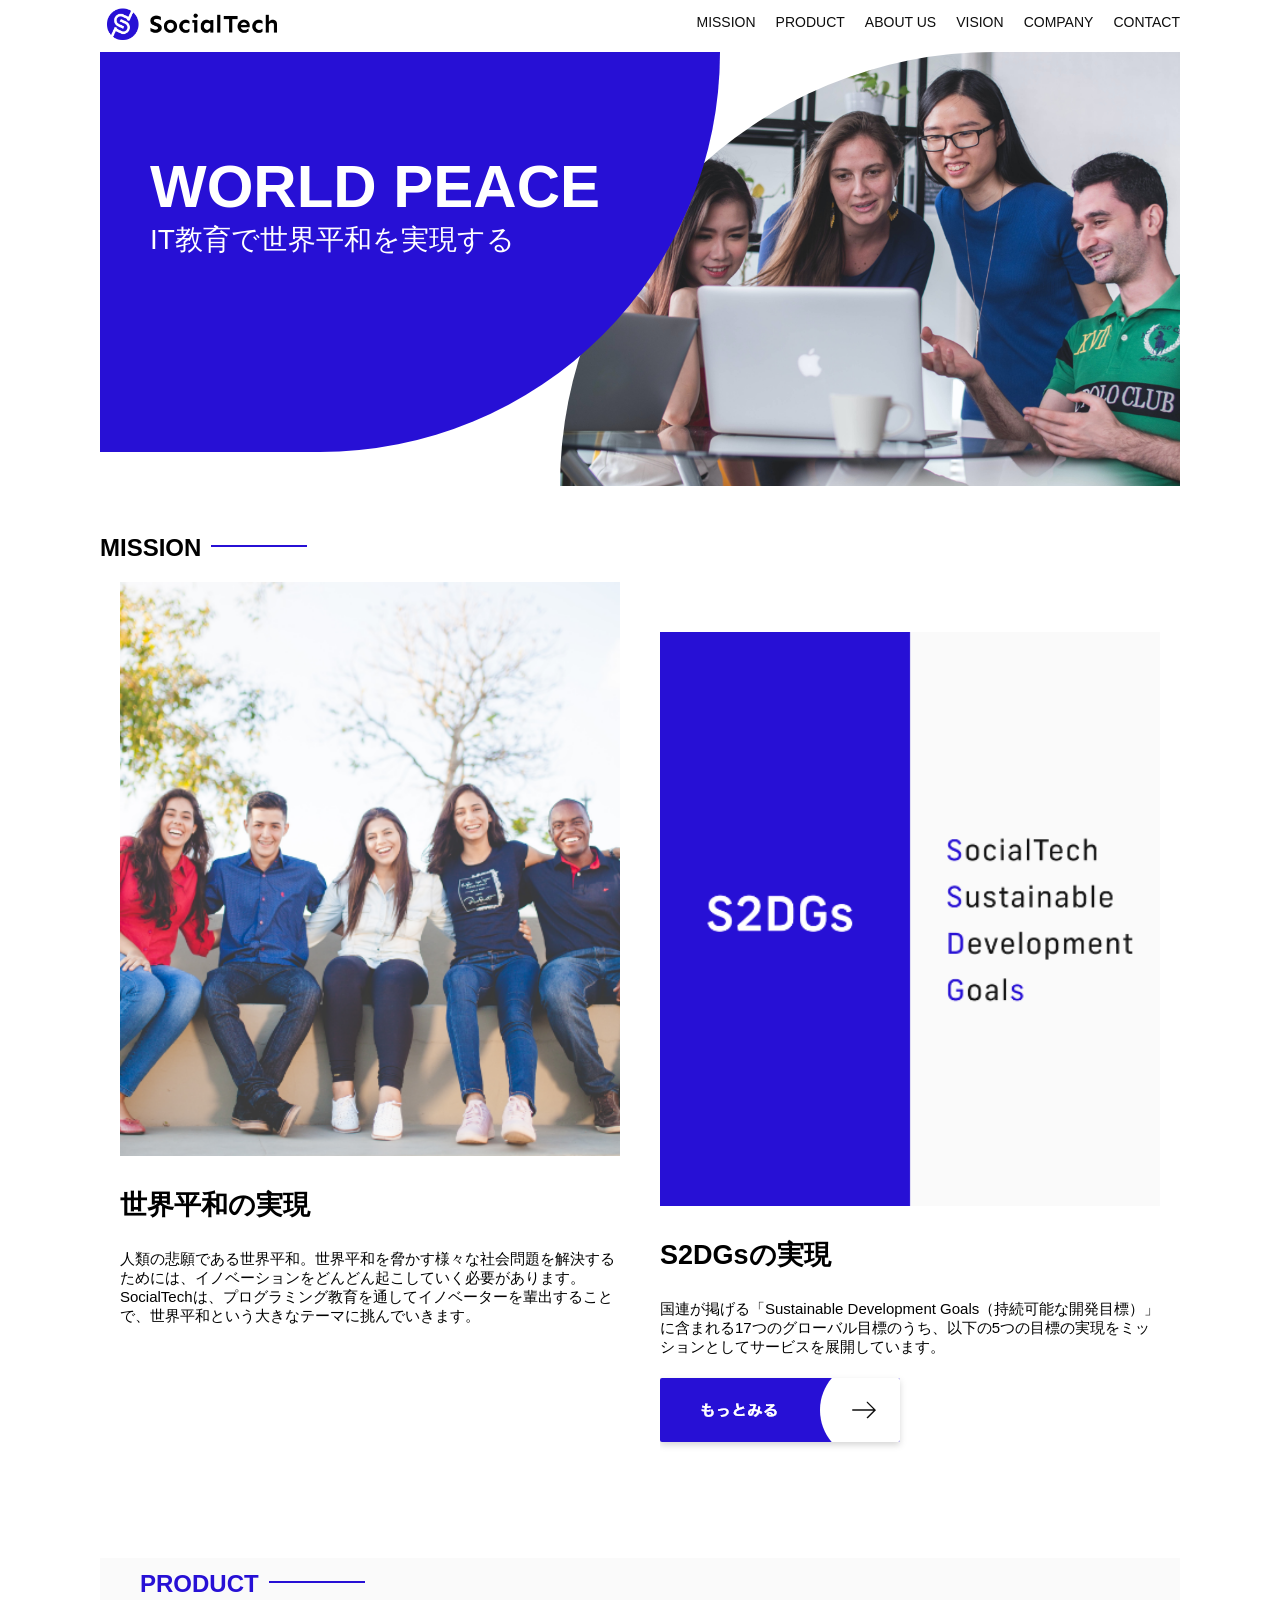
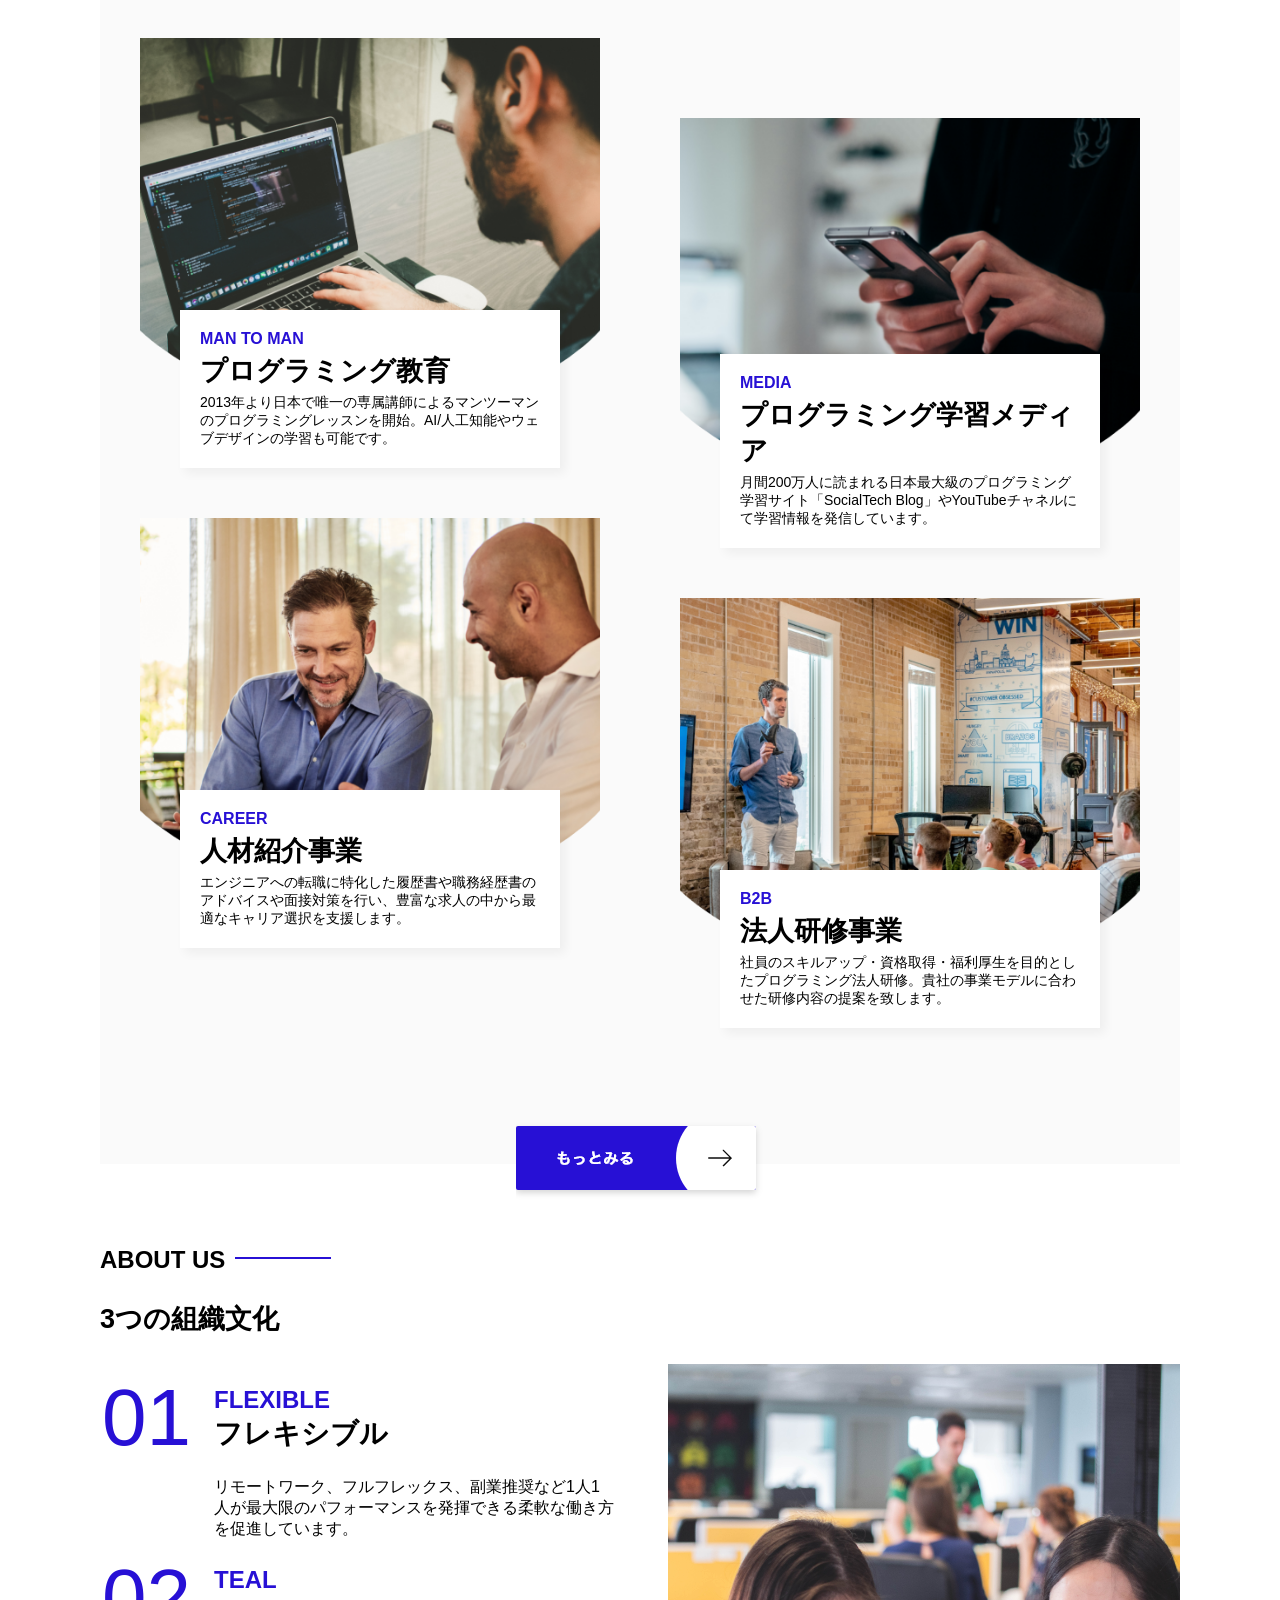
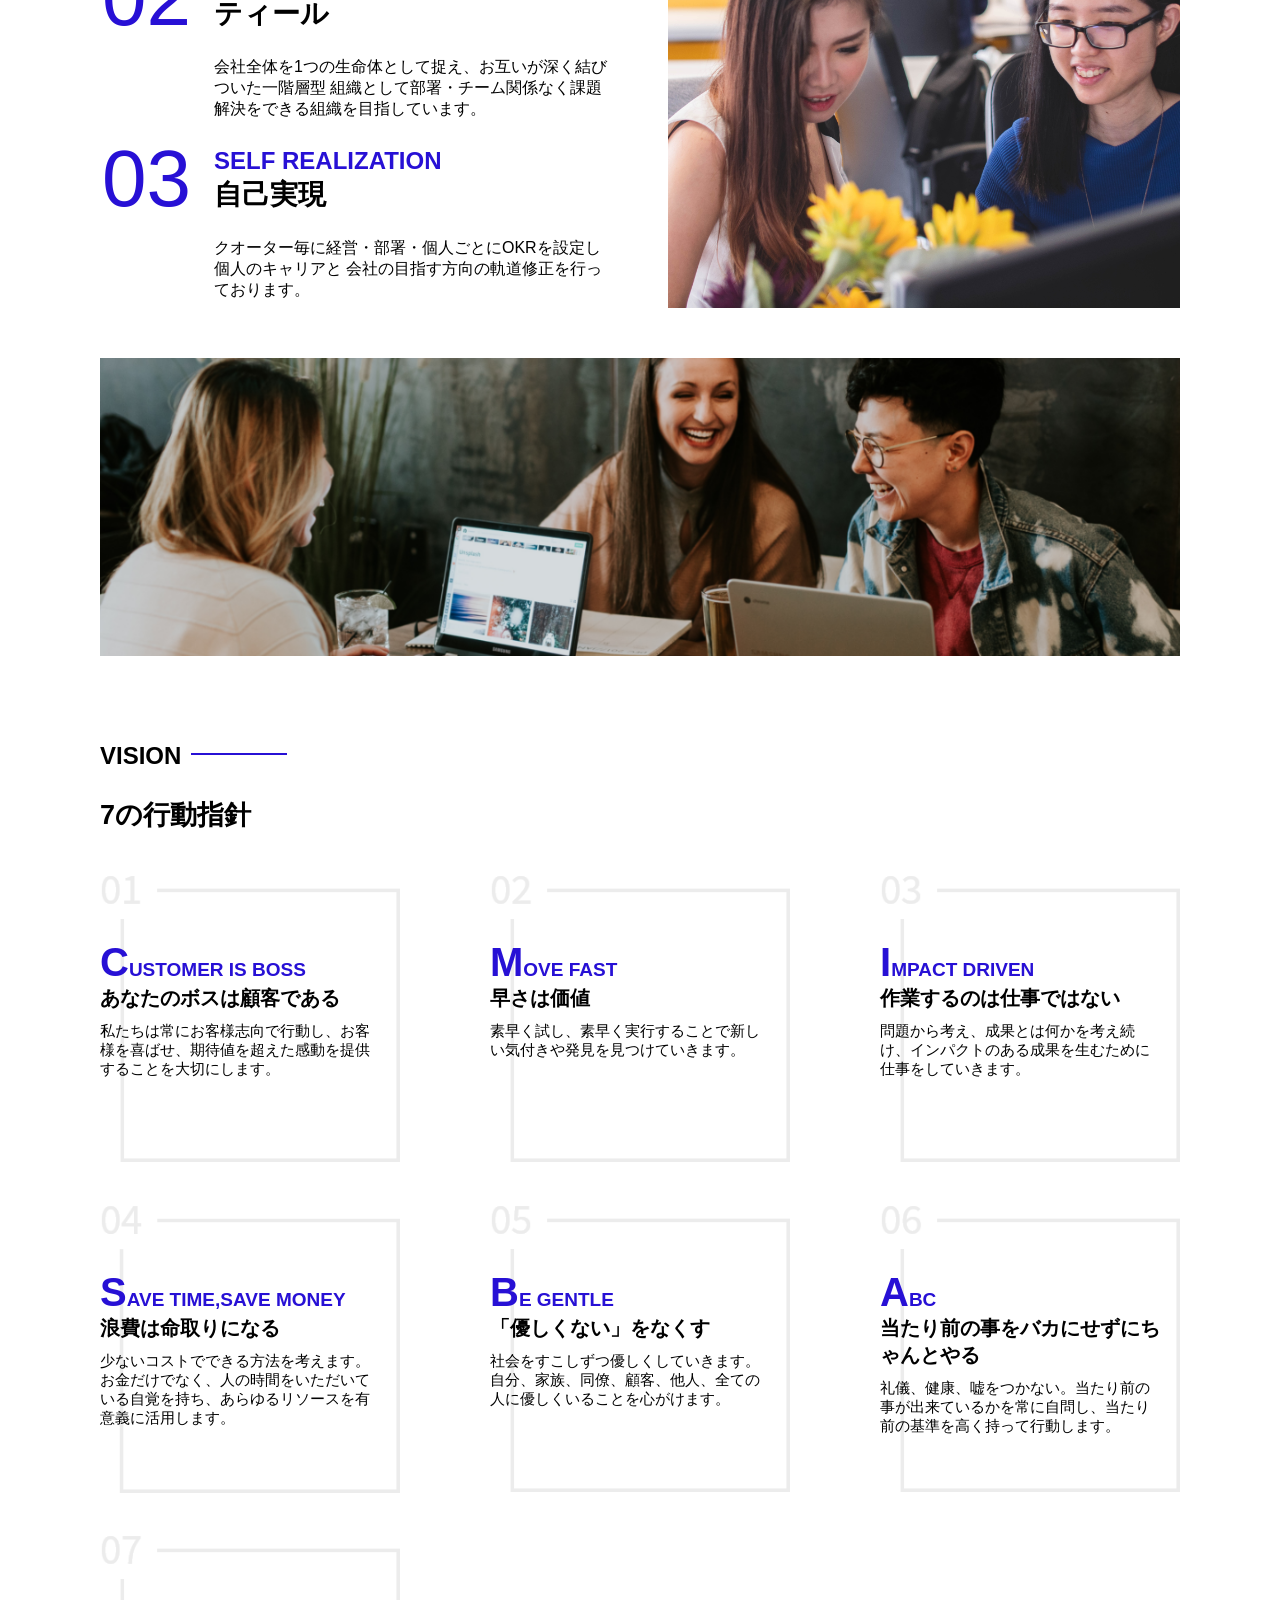
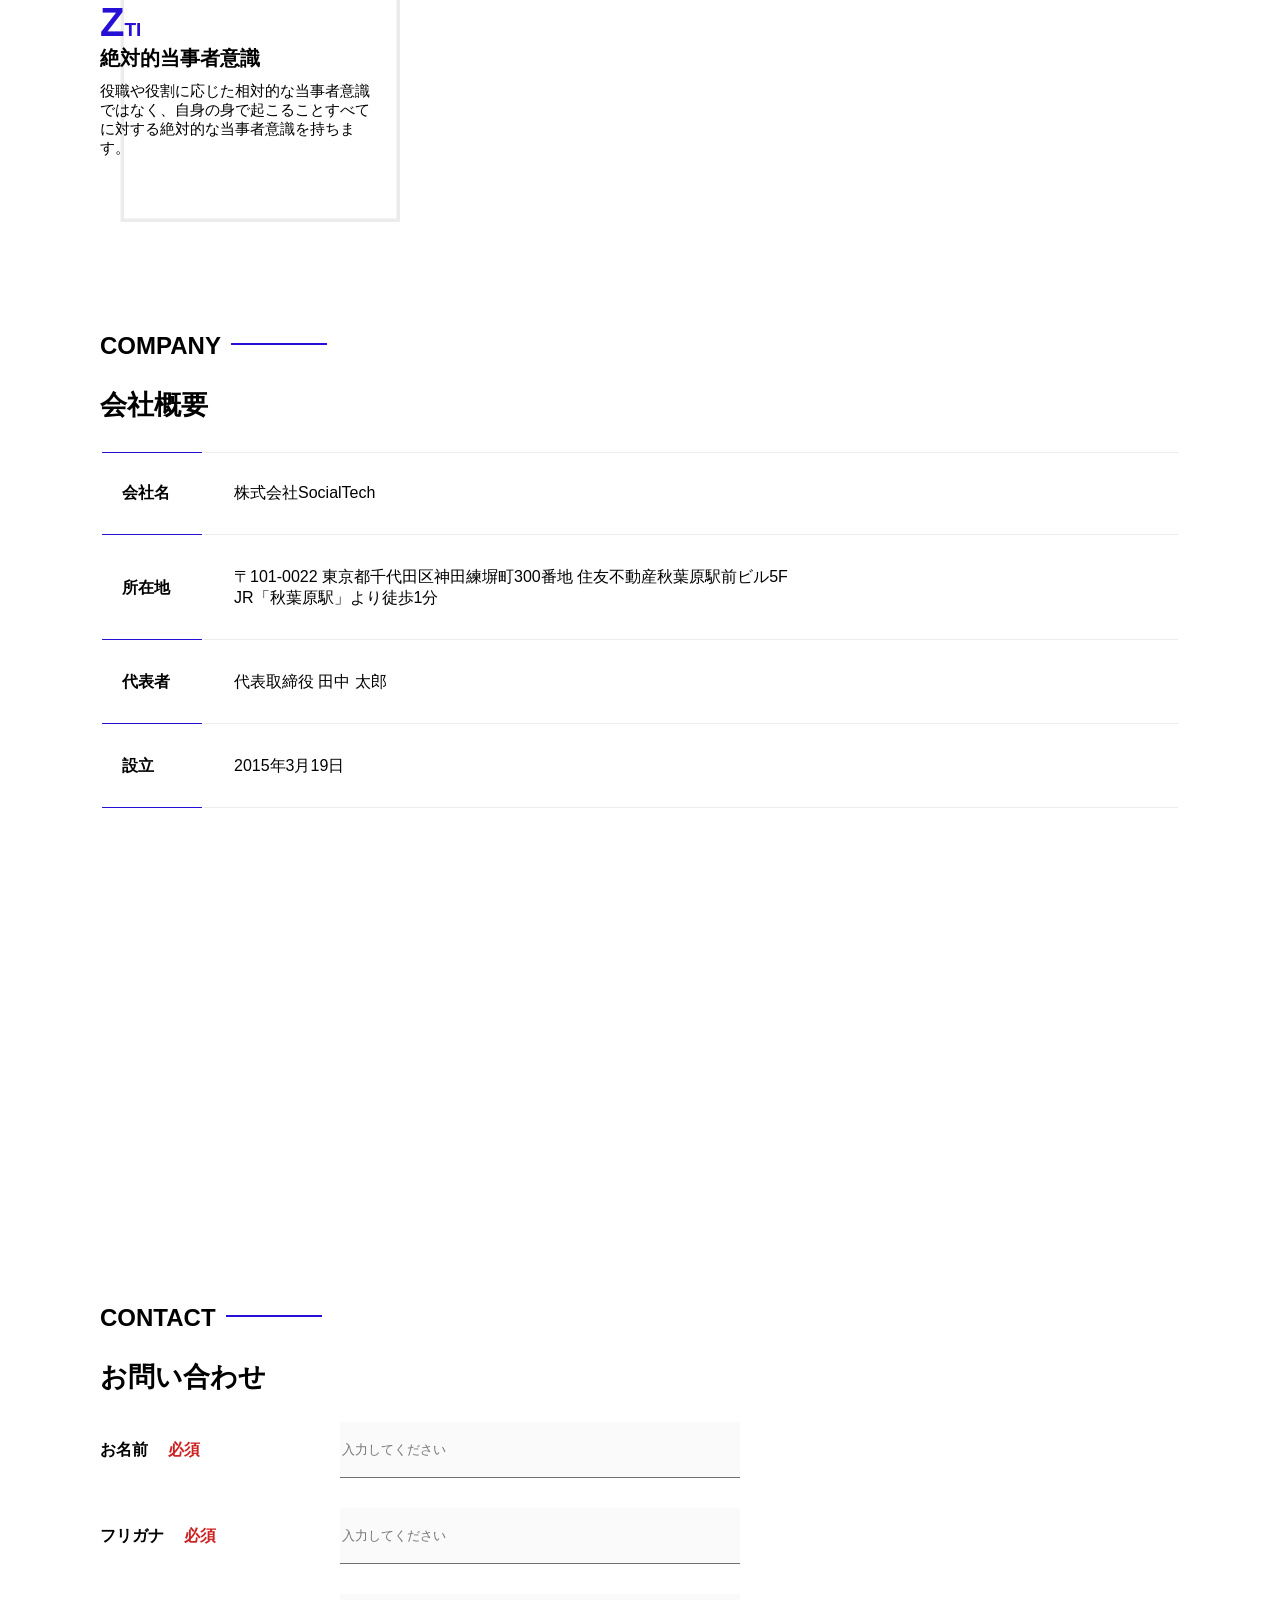
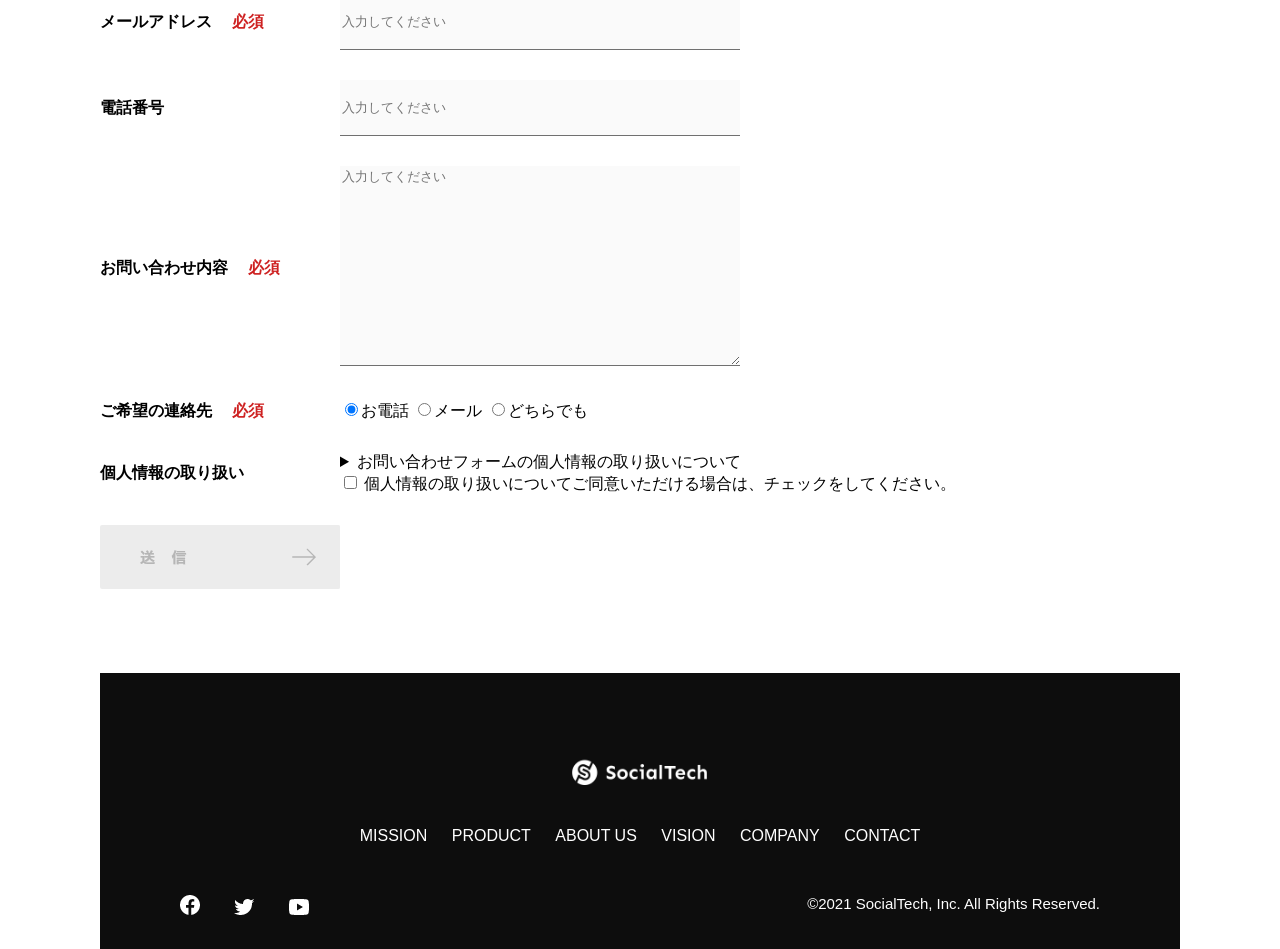
<file: kadai_tutorial_output/index.html>
<!DOCTYPE html>
<html>
<head>
  <title>SocialTech</title>
  <meta charset="UTF-8">
  <meta name="description" content="SocialTechはEdTech業界のリーディングカンパニーを目指します。">
  <meta name="viewport" content="width=device-width, initial-scale=1.0">
  <link rel="stylesheet" href="style.css">
</head>
<body>
  <!-- ヘッダー -->
  <header>
    <!-- ロゴ -->
    <a href="index.html" id="logo"><img src="images/logo.png" alt="トップページに戻る"></a>

    <!-- PC用ナビゲーション -->
    <nav id="nav-pc">
      <ul>
        <li><a href="mission.html">MISSION</a></li>
        <li><a href="product.html">PRODUCT</a></li>
        <li><a href="index.html#aboutus">ABOUT US</a></li>
        <li><a href="index.html#vision">VISION</a></li>
        <li><a href="index.html#company">COMPANY</a></li>
        <li><a href="index.html#contact">CONTACT</a></li>
      </ul>
    </nav>

    <!-- スマホ用メニューボタン -->
       <button id="menu-sp" onclick="document.getElementById('nav-sp').style.display = 'block'">
        <img src="images/button-menu.png" alt="ナビゲーションを開く">
      </button>
       <!-- スマホ用ナビゲーション -->
       <div id="nav-sp">
         <button id="close" onclick="document.getElementById('nav-sp').style.display = 'none'">
           <img src="images/button-close.png" alt="ナビゲーションを閉じる">
         </button>
 
         <nav>
           <ul>
             <li>
               <a id="logo-sp" href="index.html" onclick="document.getElementById('nav-sp').style.display = 'none'"><img src="images/logo-sp.png" alt="トップページに戻る"></a>
             </li>
             <li><a class="menu" href="mission.html" onclick="document.getElementById('nav-sp').style.display = 'none'">MISSION</a></li>
             <li><a class="menu" href="product.html" onclick="document.getElementById('nav-sp').style.display = 'none'">PRODUCT</a></li>
             <li><a class="menu" href="index.html#aboutus" onclick="document.getElementById('nav-sp').style.display = 'none'">ABOUT US</a></li>
             <li><a class="menu" href="index.html#vision" onclick="document.getElementById('nav-sp').style.display = 'none'">VISION</a></li>
             <li><a class="menu" href="index.html#company" onclick="document.getElementById('nav-sp').style.display = 'none'">COMPANY</a></li>
             <li><a class="menu" href="index.html#contact" onclick="document.getElementById('nav-sp').style.display = 'none'">CONTACT</a></li>
           </ul>
         </nav>
         <div id="sns">
           <a href="https://www.facebook.com/sejuku2013">
             <img src="images/button-facebook.png" alt="Facebookのリンク">
           </a>
           <a href="https://twitter.com/samuraijuku">
             <img src="images/button-twitter.png" alt="Twitterのリンク">
           </a>
           <a href="https://www.youtube.com/channel/UCCFOQO5aDK0xXam4cUQXT8g">
             <img src="images/button-youtube.png" alt="YouTubeのリンク">
           </a>
         </div>
       </div>
  </header>

  <main>
    <article>
      <!-- メインビジュアル -->
      <section id="main-visual">
        <div id="main-message">
          <h1>WORLD PEACE</h1>
          <p>IT教育で世界平和を実現する</p>
        </div>
        <img src="images/index/index-main.png" alt="PCの周りに集まる多国籍の仲間たち">
      </section>

      <!-- ミッション -->
       <section id="mission">
        <h2 class="index-h2">MISSION</h2>
        <div id="mission-flex">
          <div>
            <img id="mission-photo" src="images/index/index-mission.png" alt="屋外のベンチで写真を撮影する多国籍の仲間たち">
            <h3>世界平和の実現</h3>
            <p>人類の悲願である世界平和。世界平和を脅かす様々な社会問題を解決するためには、イノベーションをどんどん起こしていく必要があります。SocialTechは、プログラミング教育を通してイノベーターを輩出することで、世界平和という大きなテーマに挑んでいきます。</p>
          </div>
          <div>
            <img id="s2dgs" src="images/index/s2dgs.png" alt="S2DGs">
            <h3>S2DGsの実現</h3>
            <p>国連が掲げる「Sustainable Development Goals（持続可能な開発目標）」に含まれる17つのグローバル目標のうち、以下の5つの目標の実現をミッションとしてサービスを展開しています。</p>
            <a href="mission.html">
              <img src="images/button-more.png" alt="もっとみる">
            </a>
          </div>
        </div>

       </section>

       <!-- プロダクト -->
       <section id="product">
        <h2 class="product-h2">PRODUCT</h2>
        <div class="product-flex">
          <div id="product-left">
            <div>
              <img class="product-photo" src="images/index/index-mantoman.png" alt="PCでコードを書く男性">
              <div class="product-explain">
                <span>MAN TO MAN</span>
                <h3>プログラミング教育</h3>
                <p>2013年より日本で唯一の専属講師によるマンツーマンのプログラミングレッスンを開始。AI/人工知能やウェブデザインの学習も可能です。</p>
              </div>
            </div>
            <div>
              <img class="product-photo" src="images/index/index-career.png"
              alt="笑顔で話し合う2人の男性">
              <div class="product-explain">
                <span>CAREER</span>
                <h3>人材紹介事業</h3>
                <p>エンジニアへの転職に特化した履歴書や職務経歴書のアドバイスや面接対策を行い、豊富な求人の中から最適なキャリア選択を支援します。</p>
              </div>
            </div>
          </div>

          <div id="product-right">
            <div>
              <img class="product-photo" src="images/index/index-media.png" alt="スマートフォンを操作する人">
              <div class="product-explain">
                <span>MEDIA</span>
                <h3>プログラミング学習メディア</h3>
                <p>月間200万人に読まれる日本最大級のプログラミング学習サイト「SocialTech Blog」やYouTubeチャネルにて学習情報を発信しています。</p>
              </div>
            </div>
            <div>
              <img class="product-photo" src="images/index/index-b2b.png" alt="講演中の男性とそれを聴く人々">
              <div class="product-explain">
                <span>B2B</span>
                <h3>法人研修事業</h3>
                <p>社員のスキルアップ・資格取得・福利厚生を目的としたプログラミング法人研修。貴社の事業モデルに合わせた研修内容の提案を致します。
                </p>
              </div>
            </div>
          </div>
        </div>
        <div id="product-more">
          <a href="product.html"><img src="images/button-more.png" alt="もっとみる"></a>
        </div>
       </section>

       <!-- ABOUT US -->
       <section id="aboutus">
       <h2 class="index-h2">ABOUT US</h2>
       <h3>3つの組織文化</h3>

       <div>
        <table class="culture-table">
          <tr>
            <td class="culture-num">01</td>
            <th><span class="culture-en">FLEXIBLE</span><br>フレキシブル</th>
          </tr>
          <tr>
            <td>
              <!-- 空のセル -->
            </td>
            <td class="culture-description">リモートワーク、フルフレックス、副業推奨など1人1人が最大限のパフォーマンスを発揮できる柔軟な働き方を促進しています。</td>
          </tr>
          <tr>
            <td class="culture-num">02</td>
            <th><span class="culture-en">TEAL</span><br>ティール</th>
          </tr>
          <tr>
            <td>
              <!-- 空のセル -->
            </td>
            <td class="culture-description">会社全体を1つの生命体として捉え、お互いが深く結びついた一階層型 組織として部署・チーム関係なく課題解決をできる組織を目指しています。</td>
          </tr>
          <tr>
            <td class="culture-num">03</td>
            <th><span class="culture-en">SELF REALIZATION</span><br>自己実現</th>
          </tr>
          <tr>
            <td>
              <!-- 空のセル -->
            </td>
            <td class="culture-description">クオーター毎に経営・部署・個人ごとにOKRを設定し個人のキャリアと 会社の目指す方向の軌道修正を行っております。</td>
          </tr>
        </table>
        <img class="culture-img" src="images/index/index-aboutus1.png" alt="笑顔で話し合う2人の女性">
        </div>

       <img class="culture-img2" src="images/index/index-aboutus2.png" alt="笑顔で話し合う3人の男女">
       </section>

       <!-- VISION -->
       <section id="vision">
        <h2 class="index-h2">VISION</h2>
        <h3>7の行動指針</h3>
        <div>
          <div class="vision-box">
            <img src="images/index/vision-01.png" alt="01">
            <div>
              <h4>CUSTOMER IS BOSS</h4>
              <h5>あなたのボスは顧客である</h5>
              <p>私たちは常にお客様志向で行動し、お客様を喜ばせ、期待値を超えた感動を提供することを大切にします。</p>
            </div>
          </div>
          <div class="vision-box">
            <img src="images/index/vision-02.png" alt="02">
            <div>
              <h4>MOVE FAST</h4>
              <h5>早さは価値</h5>
              <p>素早く試し、素早く実行することで新しい気付きや発見を見つけていきます。</p>
            </div>
          </div>
          <div class="vision-box">
            <img src="images/index/vision-03.png" alt="03">
            <div>
              <h4>IMPACT DRIVEN</h4>
              <h5>作業するのは仕事ではない</h5>
              <p>問題から考え、成果とは何かを考え続け、インパクトのある成果を生むために仕事をしていきます。</p>
            </div>
          </div>
          <div class="vision-box">
            <img src="images/index/vision-04.png" alt="04">
            <div>
              <h4>SAVE TIME,SAVE MONEY</h4>
              <h5>浪費は命取りになる</h5>
              <p>少ないコストでできる方法を考えます。お金だけでなく、人の時間をいただいている自覚を持ち、あらゆるリソースを有意義に活用します。</p>
            </div>
          </div>
          <div class="vision-box">
            <img src="images/index/vision-05.png" alt="05">
            <div>
              <h4>BE GENTLE</h4>
              <h5>「優しくない」をなくす</h5>
              <p>社会をすこしずつ優しくしていきます。自分、家族、同僚、顧客、他人、全ての人に優しくいることを心がけます。</p>
            </div>
          </div>
          <div class="vision-box">
            <img src="images/index/vision-06.png" alt="06">
            <div>
              <h4>ABC</h4>
              <h5>当たり前の事をバカにせずにちゃんとやる</h5>
              <p>礼儀、健康、嘘をつかない。当たり前の事が出来ているかを常に自問し、当たり前の基準を高く持って行動します。</p>
            </div>
          </div>
          <div class="vision-box">
            <img src="images/index/vision-07.png" alt="07">
            <div>
              <h4>ZTI</h4>
              <h5>絶対的当事者意識</h5>
              <p>役職や役割に応じた相対的な当事者意識ではなく、自身の身で起こることすべてに対する絶対的な当事者意識を持ちます。</p>
            </div>
          </div>
        </div>
       </section>

       <section id="company">
        <h2 class="index-h2">COMPANY</h2>
        <h3>会社概要</h3>
        <table id="company-table">
          <tr>
            <th class="tableheader tableheader-first">会社名</th>
            <td class="cell cell-first">株式会社SocialTech</td>
          </tr>
          <tr>
            <th class="tableheader">所在地</th>
            <td class="cell">〒101-0022 東京都千代田区神田練塀町300番地 住友不動産秋葉原駅前ビル5F<br>JR「秋葉原駅」より徒歩1分</td>
          </tr>
          <tr>
            <th class="tableheader">代表者</th>
            <td class="cell">代表取締役 田中 太郎</td>
          </tr>
          <tr>
            <th class="tableheader">設立</th>
            <td class="cell">2015年3月19日</td>
          </tr>
        </table>
        <iframe 
        src="https://www.google.com/maps/embed?pb=!1m18!1m12!1m3!1d3240.068678112264!2d139.77207767413725!3d35.699927528949424!2m3!1f0!2f0!3f0!3m2!1i1024!2i768!4f13.1!3m3!1m2!1s0x60188fee13660e23%3A0x77137876edf742ac!2z5L2P5Y-L5LiN5YuV55Sj56eL6JGJ5Y6f6aeF5YmN44OT44Or!5e0!3m2!1sja!2sjp!4v1779276467776!5m2!1sja!2sjp" style="border:0;" allowfullscreen="" loading="lazy" referrerpolicy="no-referrer-when-downgrade"></iframe>
       </section>

       <section id="contact">
        <h2 class="index-h2">CONTACT</h2>
        <h3>お問い合わせ</h3>
        <form>
          <div>
            <div class="contact-heading">
              <label class="contact-label">お名前<span class="contact-span">必須</span></label>
            </div>
            <div>
              <input type="text" name="name" placeholder="入力してください" class="contact-textbox">
            </div>
          </div>
          <div>
            <div class="contact-heading">
              <label class="contact-label">フリガナ<span class="contact-span">必須</span></label>
            </div>
            <div>
              <input type="text" name="hurigana" placeholder="入力してください" class="contact-textbox">
            </div>
          </div>
          <div>
            <div class="contact-heading">
              <label class="contact-label">メールアドレス<span class="contact-span">必須</span></label>
            </div>
            <div>
              <input type="text" name="email" placeholder="入力してください" class="contact-textbox">
            </div>
          </div>
          <div>
            <div class="contact-heading">
              <label class="contact-label">電話番号</label>
            </div>
            <div>
              <input type="text" name="tel" placeholder="入力してください" class="contact-textbox">
            </div>
          </div>
          <div>
            <div class="contact-heading">
              <label class="contact-label">お問い合わせ内容<span class="contact-span">必須</span></label>
            </div>
            <div>
              <textarea class="contact-textarea" placeholder="入力してください" name="message"></textarea>
            </div>
          </div>
          <div>
            <div class="contact-heading">
              <label class="contact-label">ご希望の連絡先<span class="contact-span">必須</span></label>
            </div>
            <div>
              <input class="radiobutton" type="radio" value="tel" name="contact" checked><label>お電話</label>
              <input class="radiobutton" type="radio" value="mail" name="contact"><label>メール</label>
              <input class="radiobutton" type="radio" value="both" name="contact"><label>どちらでも</label>
            </div>
          </div>
          <div>
            <div class="contact-heading">
              <label class="contact-label">個人情報の取り扱い</label>
            </div>
            <div>
              <details>
                <summary>お問い合わせフォームの個人情報の取り扱いについて</summary>
                <div>
                  <dl>
                    <dt>1.組織の名称又は氏名</dt>
                    <dd>株式会社SocialTech</dd>
                    <dt>２．個人情報保護管理者（若しくはその代理人）の氏名又は職名、所属及び連絡先</dt>
                    <dd>
                      <p>鈴木 一郎 コーポレート部</p>
                      <p>メールアドレス：samurai@example.com</p>
                      <p>TEL：03-1234-5678</p>
                    </dd>
                      <dt>３．個人情報の利用目的</dt>
                      <dd>
                        <ul>
                          <li>本サービス及び本サービスに関連する情報の提供又はそれらに関する連絡のため</li>
                          <li>ユーザーの本人確認のため</li>
                          <li>当社サービスのご案内のため</li>
                          <li>当社の商品等の広告または宣伝（電子メールによるものを含むものとします。）</li>
                         </ul>
                       </dd>
                       <dt>４．個人情報の取り扱い業務の委託</dt>
                       <dd>個人情報の取扱業務の全部または一部を外部に業務委託する場合があります。その際、弊社は、個人情報を適切に保護できる管理体制を敷き実行していることを条件として委託先を厳選したうえで、機密保持契約を委託先と締結し、お客様の個人情報を厳密に管理させます。</dd>
                       <dt>５．個人情報の開示等の請求</dt>
                       <dd>
                         お客様は、弊社に対してご自身の個人情報の開示等（利用目的の通知、開示、内容の訂正・追加・削除、利用の停止または消去、第三者への提供の停止）に関して、当社問合わせ窓口に申し出ることができます。<br>
                         その際、弊社はお客様ご本人を確認させていただいたうえで、合理的な期間内に対応いたします。<br>
                         なお、個人情報に関する弊社問合わせ先は、次の通りです。
                       </dd>
                       <dd>
                         <p>株式会社SocialTech　個人情報問合せ窓口</p>
                         <p>〒150-0043　東京都千代田区神田練塀町300番地 住友不動産秋葉原駅前ビル5F</p>
                         <p>メールアドレス：samurai@example.com　TEL：03-1234-5678</p>
                       </dd>
 
                       <dt>６．個人情報を提供されることの任意性について</dt>
                       <dd>お客様がご自身の個人情報を弊社に提供されるか否かは、お客様のご判断によりますが、もしご提供されない場合には、適切なサービスが提供できない場合がありますので予めご了承ください。</dd>
                     </dl>
                    </div>
  	          </details>
	          <input type="checkbox" name="agree">
	          <span>個人情報の取り扱いについてご同意いただける場合は、チェックをしてください。</span>
	       </div>
	      </div>
	        <input type="image" src="images/button-submit.png" alt="送信する">
	        </form>
       </section>
    </article>
  </main>

  <footer>
    <div id="footer-logo">
      <img src="images/logo-sp.png" alt="SocialTech">
    </div>
    <div id="footer-link">
      <a href="mission.html">MISSION</a>
      <a href="product.html">PRODUCT</a> 
      <a href="index.html#aboutus">ABOUT US</a>
      <a href="index.html#vision">VISION</a>
      <a href="index.html#company">COMPANY</a>
      <a href="index.html#contact">CONTACT</a>
    </div>
    <div id="sns-footer">
      <div class="sns-btns">
        <a href="https://www.facebook.com/sejuku2013"><img src="images/button-facebook.png" alt="Facebookのリンク"></a>
        <a href="https://twitter.com/samuraijuku"><img src="images/button-twitter.png"   alt="Twitterのリンク"></a>
        <a href="https://www.youtube.com/channel/UCCFOQO5aDK0xXam4cUQXT8g"><img src="images/button-youtube.png" alt="YouTubeのリンク"></a>
      </div>
      <p id="copyright">&copy;2021 SocialTech, Inc. All Rights Reserved.
      </p>
    </div>
  </footer>

</body>
</html>
</file>
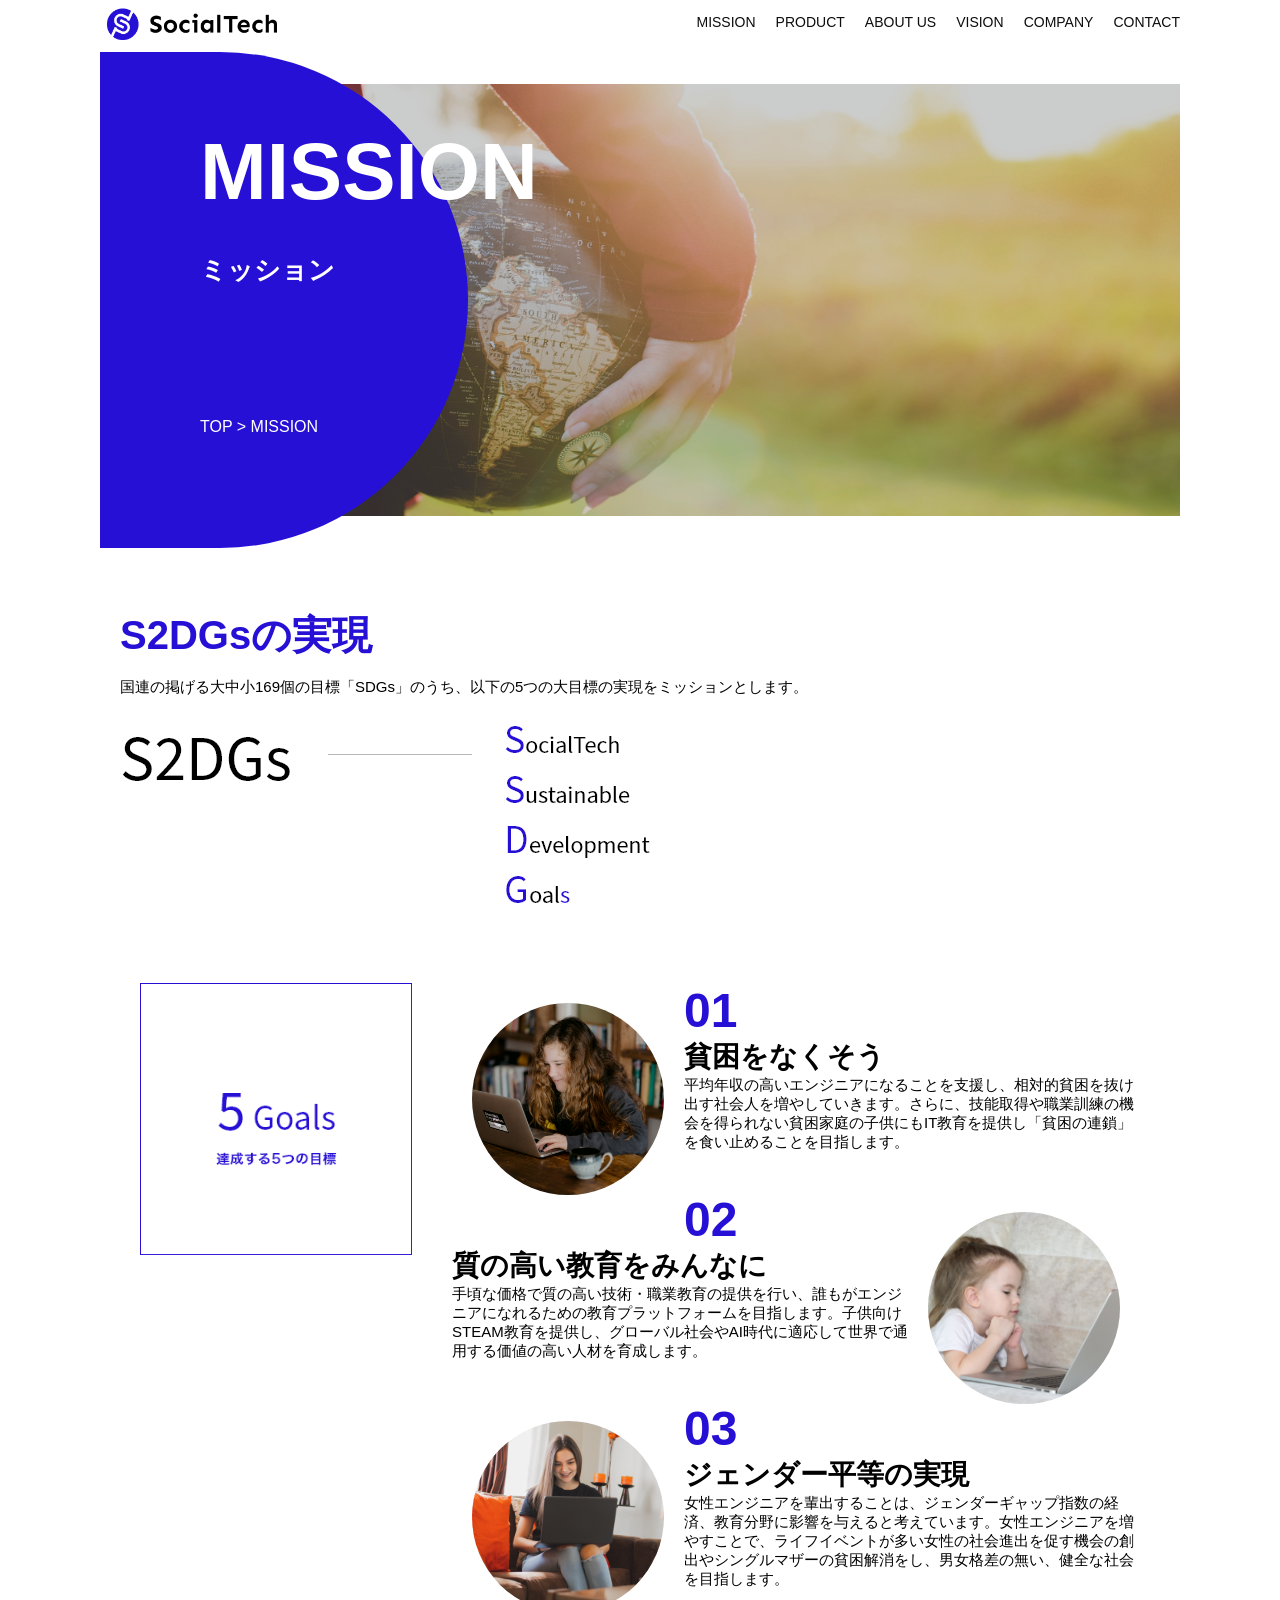
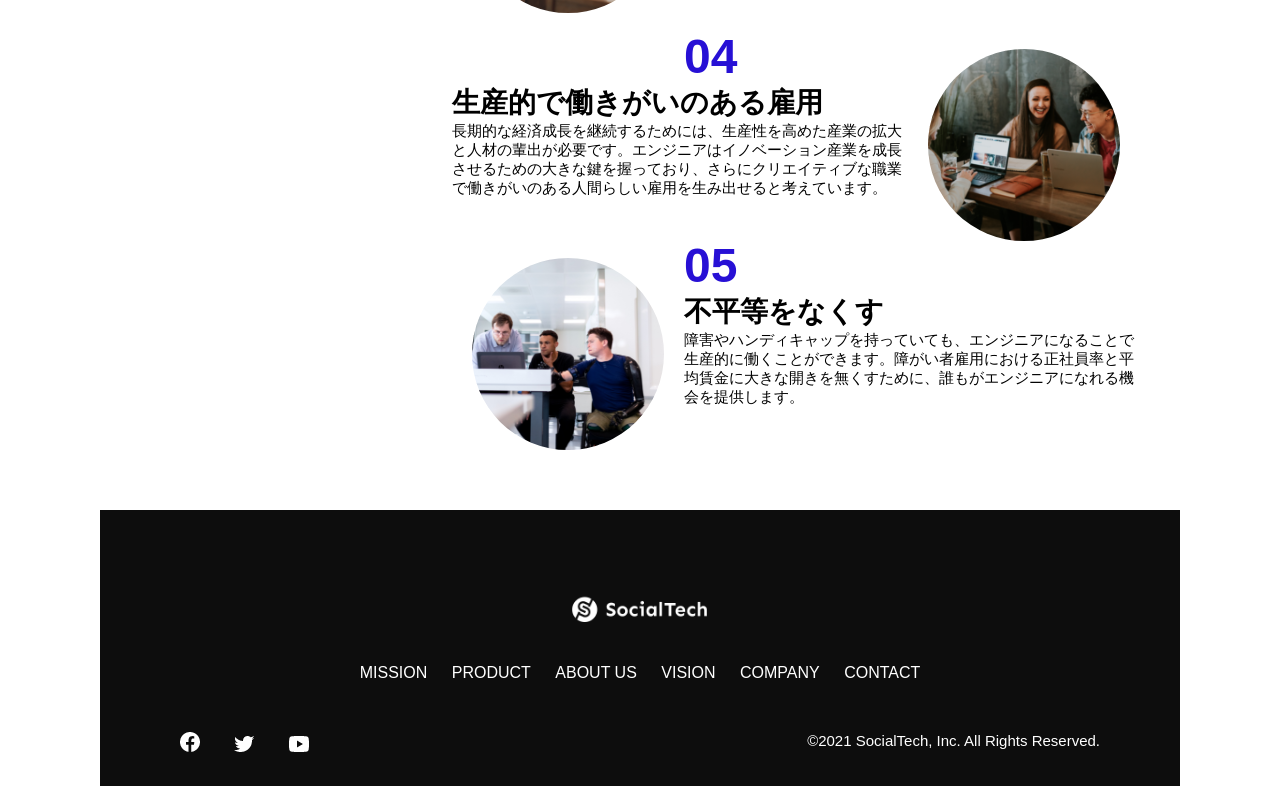
<file: kadai_tutorial_output/mission.html>
<!DOCTYPE html>
<html>
<head>
  <title>SocialTech - MISSION ミッション -</title>
  <meta charset="UTF-8">
  <meta name="description" content="SocialTechが目指す5つの目標(S2DGs)を紹介します">
  <meta name="viewport" content="width=device-width, initial-scale=1.0">
  <link rel="stylesheet" href="style.css">
</head>

<body>
  <!-- ヘッダー -->
  <header>
    <!-- ロゴ -->
    <a href="index.html" id="logo"><img src="images/logo.png" alt="トップページに戻る"></a>

    <!-- PC用ナビゲーション -->
    <nav id="nav-pc">
      <ul>
        <li><a href="mission.html">MISSION</a></li>
        <li><a href="product.html">PRODUCT</a></li>
        <li><a href="index.html#aboutus">ABOUT US</a></li>
        <li><a href="index.html#vision">VISION</a></li>
        <li><a href="index.html#company">COMPANY</a></li>
        <li><a href="index.html#contact">CONTACT</a></li>
      </ul>
    </nav>

    <!-- スマホ用メニューボタン -->
       <button id="menu-sp" onclick="document.getElementById('nav-sp').style.display = 'block'">
        <img src="images/button-menu.png" alt="ナビゲーションを開く">
      </button>

       <!-- スマホ用ナビゲーション -->
       <div id="nav-sp">
         <button id="close" onclick="document.getElementById('nav-sp').style.display = 'none'">
           <img src="images/button-close.png" alt="ナビゲーションを閉じる">
         </button>
 
         <nav>
           <ul>
             <li>
               <a id="logo-sp" href="index.html" onclick="document.getElementById('nav-sp').style.display = 'none'"><img src="images/logo-sp.png" alt="トップページに戻る"></a>
             </li>
             <li><a class="menu" href="mission.html" onclick="document.getElementById('nav-sp').style.display = 'none'">MISSION</a></li>
             <li><a class="menu" href="product.html" onclick="document.getElementById('nav-sp').style.display = 'none'">PRODUCT</a></li>
             <li><a class="menu" href="index.html#aboutus" onclick="document.getElementById('nav-sp').style.display = 'none'">ABOUT US</a></li>
             <li><a class="menu" href="index.html#vision" onclick="document.getElementById('nav-sp').style.display = 'none'">VISION</a></li>
             <li><a class="menu" href="index.html#company" onclick="document.getElementById('nav-sp').style.display = 'none'">COMPANY</a></li>
             <li><a class="menu" href="index.html#contact" onclick="document.getElementById('nav-sp').style.display = 'none'">CONTACT</a></li>
           </ul>
         </nav>
         <div id="sns">
           <a href="https://www.facebook.com/sejuku2013">
             <img src="images/button-facebook.png" alt="Facebookのリンク">
           </a>
           <a href="https://twitter.com/samuraijuku">
             <img src="images/button-twitter.png" alt="Twitterのリンク">
           </a>
           <a href="https://www.youtube.com/channel/UCCFOQO5aDK0xXam4cUQXT8g">
             <img src="images/button-youtube.png" alt="YouTubeのリンク">
           </a>
         </div>
       </div>
  </header>

  <main>
    <article>
      <section id="mission-main">
        <div class="mission-main-inner">
          <div id="mission-title">
            <h1>MISSION<br><span>ミッション</span></h1>
            <p>TOP > MISSION</p>
          </div>
        </div>
      </section>

      <section id="mission-s2dgs">
        <h2 class="mission-h2">S2DGsの実現</h2>
        <p>国連の掲げる大中小169個の目標「SDGs」のうち、以下の5つの大目標の実現をミッションとします。</p>
        <img src="images/mission/mission-s2dgs.png" alt="S2DGs">
      </section>

      <section id="mission-five-goals">
        <div class="five-goals-image">
          <img src="images/mission/mission-5goals.png" alt="5Goals">
        </div>
        <div class="five-goals-read">
          <div>
            <img class="fivegoals-image-left" src="images/mission/mission-5goals01.png" alt="PCを操作する女の子">
            <span class="fivegoals-number">01</span>
            <h3 class="fivegoals-h3">貧困をなくそう</h3>
            <p class="fivegoals-p">平均年収の高いエンジニアになることを支援し、相対的貧困を抜け出す社会人を増やしていきます。さらに、技能取得や職業訓練の機会を得られない貧困家庭の子供にもIT教育を提供し「貧困の連鎖」を食い止めることを目指します。</p>
          </div>
          <div>
            <img class="fivegoals-image-right" src="images/mission/mission-5goals02.png" alt="PCを見つめる小さい女の子">
            <span class="fivegoals-number">02</span>
            <h3 class="fivegoals-h3">質の高い教育をみんなに</h3>
            <p class="fivegoals-p">手頃な価格で質の高い技術・職業教育の提供を行い、誰もがエンジニアになれるための教育プラットフォームを目指します。子供向けSTEAM教育を提供し、グローバル社会やAI時代に適応して世界で通用する価値の高い人材を育成します。</p>
          </div>
          <div>
            <img class="fivegoals-image-left" src="images/mission/mission-5goals03.png" alt="PCを操作する女性">
            <span class="fivegoals-number">03</span>
            <h3 class="fivegoals-h3">ジェンダー平等の実現</h3>
            <p class="fivegoals-p">女性エンジニアを輩出することは、ジェンダーギャップ指数の経済、教育分野に影響を与えると考えています。女性エンジニアを増やすことで、ライフイベントが多い女性の社会進出を促す機会の創出やシングルマザーの貧困解消をし、男女格差の無い、健全な社会を目指します。</p>
          </div>
           <div>
            <img class="fivegoals-image-right" src="images/mission/mission-5goals04.png" alt="笑顔で話し合う3人の男女">
            <span class="fivegoals-number">04</span>
            <h3 class="fivegoals-h3">生産的で働きがいのある雇用</h3>
            <p class="fivegoals-p">長期的な経済成長を継続するためには、生産性を高めた産業の拡大と人材の輩出が必要です。エンジニアはイノベーション産業を成長させるための大きな鍵を握っており、さらにクリエイティブな職業で働きがいのある人間らしい雇用を生み出せると考えています。</p>
          </div>
          <div>
            <img class="fivegoals-image-left" src="images/mission/mission-5goals05.png" alt="障害を持つ男性が生き生きと働く様子">
            <span class="fivegoals-number">05</span>
            <h3 class="fivegoals-h3">不平等をなくす</h3>
            <p class="fivegoals-p">障害やハンディキャップを持っていても、エンジニアになることで生産的に働くことができます。障がい者雇用における正社員率と平均賃金に大きな開きを無くすために、誰もがエンジニアになれる機会を提供します。</p>
          </div>
        </div>
      </section>
    </article>
  </main>

  <footer>
    <div id="footer-logo">
      <img src="images/logo-sp.png" alt="SocialTech">
    </div>
    <div id="footer-link">
      <a href="mission.html">MISSION</a>
      <a href="product.html">PRODUCT</a> 
      <a href="index.html#aboutus">ABOUT US</a>
      <a href="index.html#vision">VISION</a>
      <a href="index.html#company">COMPANY</a>
      <a href="index.html#contact">CONTACT</a>
    </div>
    <div id="sns-footer">
      <div class="sns-btns">
        <a href="https://www.facebook.com/sejuku2013"><img src="images/button-facebook.png" alt="Facebookのリンク"></a>
        <a href="https://twitter.com/samuraijuku"><img src="images/button-twitter.png"   alt="Twitterのリンク"></a>
        <a href="https://www.youtube.com/channel/UCCFOQO5aDK0xXam4cUQXT8g"><img src="images/button-youtube.png" alt="YouTubeのリンク"></a>
      </div>
      <p id="copyright">&copy;2021 SocialTech, Inc. All Rights Reserved.
      </p>
    </div>
  </footer>

</body>
</html>
</file>
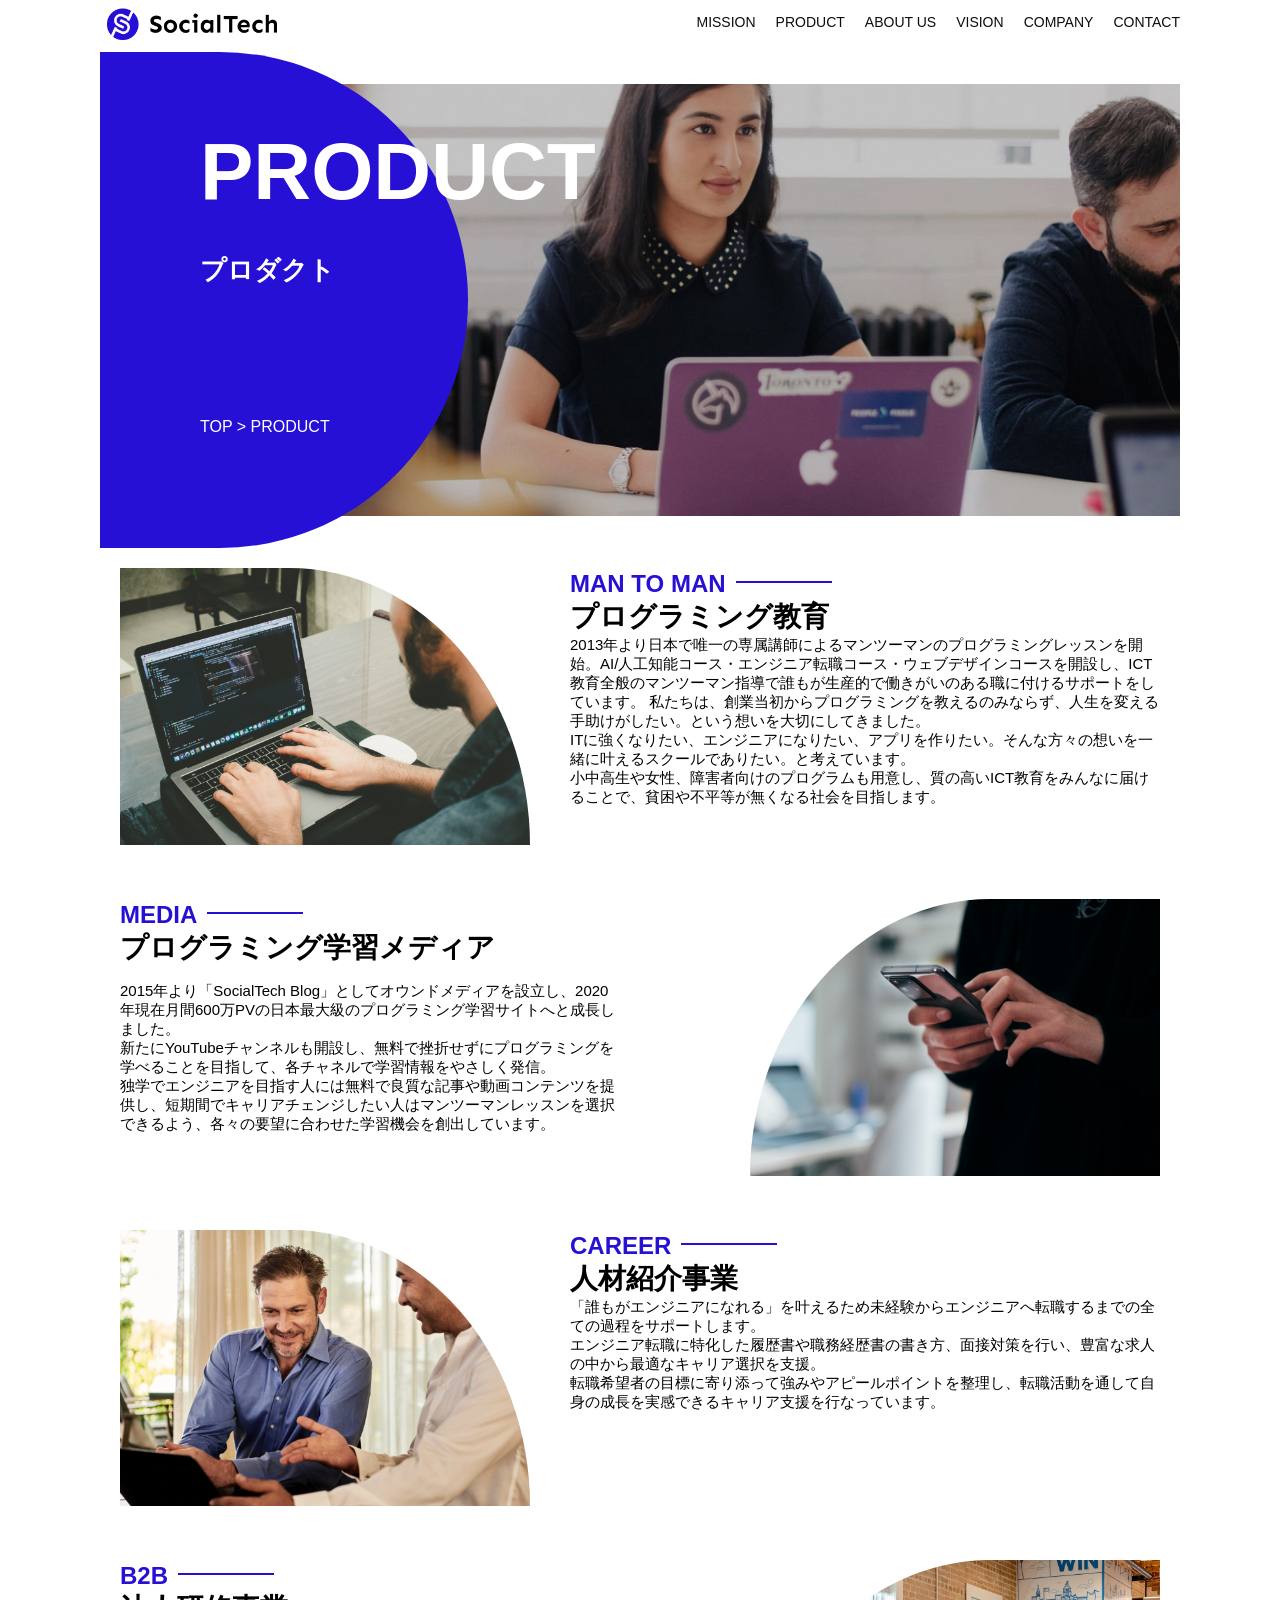
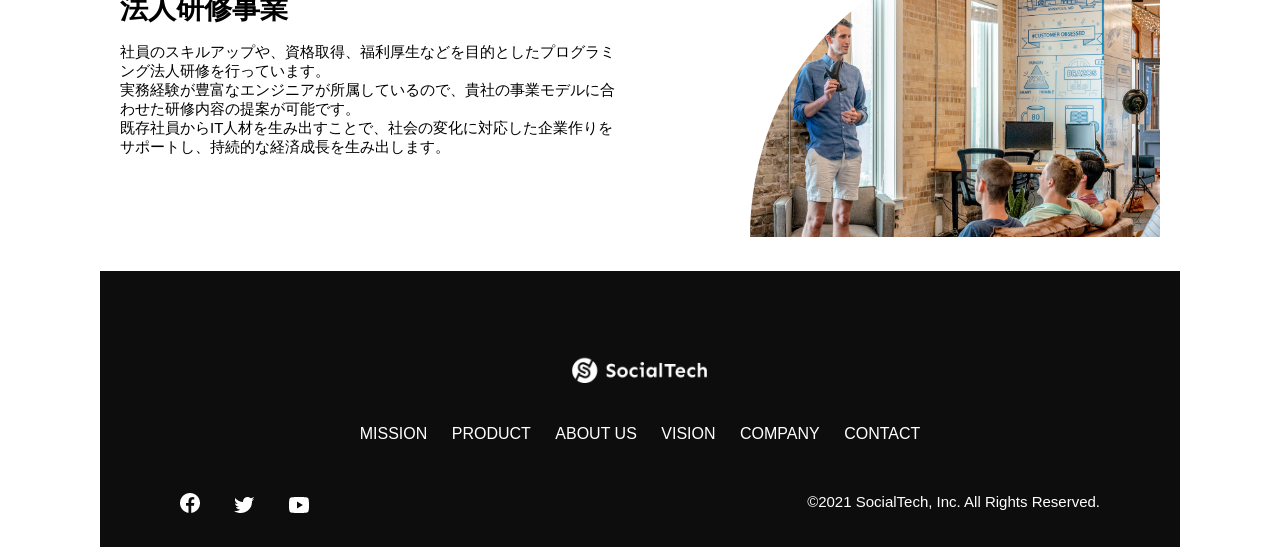
<file: kadai_tutorial_output/product.html>
<!DOCTYPE html>
<html>
<head>
  <title>SocialTech -PRODUCT プロダクト-</title>
  <meta charset="UTF-8">
  <meta name="description" content="SocialTechの4つのプロダクトを紹介します">
  <meta name="viewport" content="width=device-width, initial-scale=1.0">
  <link rel="stylesheet" href="style.css">
</head>

<body>
  <!-- ヘッダー -->
  <header>
    <!-- ロゴ -->
    <a href="index.html" id="logo"><img src="images/logo.png" alt="トップページに戻る"></a>

    <!-- PC用ナビゲーション -->
    <nav id="nav-pc">
      <ul>
        <li><a href="mission.html">MISSION</a></li>
        <li><a href="product.html">PRODUCT</a></li>
        <li><a href="index.html#aboutus">ABOUT US</a></li>
        <li><a href="index.html#vision">VISION</a></li>
        <li><a href="index.html#company">COMPANY</a></li>
        <li><a href="index.html#contact">CONTACT</a></li>
      </ul>
    </nav>

     <!-- スマホ用メニューボタン -->
       <button id="menu-sp" onclick="document.getElementById('nav-sp').style.display = 'block'">
        <img src="images/button-menu.png" alt="ナビゲーションを開く">
      </button>

       <!-- スマホ用ナビゲーション -->
       <div id="nav-sp">
         <button id="close" onclick="document.getElementById('nav-sp').style.display = 'none'">
           <img src="images/button-close.png" alt="ナビゲーションを閉じる">
         </button>
 
         <nav>
           <ul>
             <li>
               <a id="logo-sp" href="index.html" onclick="document.getElementById('nav-sp').style.display = 'none'"><img src="images/logo-sp.png" alt="トップページに戻る"></a>
             </li>
             <li><a class="menu" href="mission.html" onclick="document.getElementById('nav-sp').style.display = 'none'">MISSION</a></li>
             <li><a class="menu" href="product.html" onclick="document.getElementById('nav-sp').style.display = 'none'">PRODUCT</a></li>
             <li><a class="menu" href="index.html#aboutus" onclick="document.getElementById('nav-sp').style.display = 'none'">ABOUT US</a></li>
             <li><a class="menu" href="index.html#vision" onclick="document.getElementById('nav-sp').style.display = 'none'">VISION</a></li>
             <li><a class="menu" href="index.html#company" onclick="document.getElementById('nav-sp').style.display = 'none'">COMPANY</a></li>
             <li><a class="menu" href="index.html#contact" onclick="document.getElementById('nav-sp').style.display = 'none'">CONTACT</a></li>
           </ul>
         </nav>
         <div id="sns">
           <a href="https://www.facebook.com/sejuku2013">
             <img src="images/button-facebook.png" alt="Facebookのリンク">
           </a>
           <a href="https://twitter.com/samuraijuku">
             <img src="images/button-twitter.png" alt="Twitterのリンク">
           </a>
           <a href="https://www.youtube.com/channel/UCCFOQO5aDK0xXam4cUQXT8g">
             <img src="images/button-youtube.png" alt="YouTubeのリンク">
           </a>
         </div>
       </div>
  </header>

  <main>
    <article>
      <section id="product-main">
        <div class="product-main-inner">
          <div id="product-title">
            <h1>PRODUCT<br><span>プロダクト</span></h1>
            <p>TOP > PRODUCT</p>
          </div>
        </div>
      </section>


      <section class="product-section product-section-left">
        <div class="product-section-img">
          <img src="images/product/product-mantoman.png" alt="PCでコードを書く男性">
        </div>
        <div class="product-read">
          <h2 class="product-h2">MAN TO MAN</h2>
          <h3 class="product-h3">プログラミング教育</h3>
          <p>2013年より日本で唯一の専属講師によるマンツーマンのプログラミングレッスンを開始。AI/人工知能コース・エンジニア転職コース・ウェブデザインコースを開設し、ICT教育全般のマンツーマン指導で誰もが生産的で働きがいのある職に付けるサポートをしています。 私たちは、創業当初からプログラミングを教えるのみならず、人生を変える手助けがしたい。という想いを大切にしてきました。<br>ITに強くなりたい、エンジニアになりたい、アプリを作りたい。そんな方々の想いを一緒に叶えるスクールでありたい。と考えています。<br>小中高生や女性、障害者向けのプログラムも用意し、質の高いICT教育をみんなに届けることで、貧困や不平等が無くなる社会を目指します。</p>
        </div>
      </section>

      <section class="product-section product-section-right">
        <div class="product-read">
          <h2 class="product-h2">MEDIA</h2>
          <h3 class="product-h3">プログラミング学習メディア</h3>
          <p>2015年より「SocialTech Blog」としてオウンドメディアを設立し、2020年現在月間600万PVの日本最大級のプログラミング学習サイトへと成長しました。<br>新たにYouTubeチャンネルも開設し、無料で挫折せずにプログラミングを学べることを目指して、各チャネルで学習情報をやさしく発信。<br>独学でエンジニアを目指す人には無料で良質な記事や動画コンテンツを提供し、短期間でキャリアチェンジしたい人はマンツーマンレッスンを選択できるよう、各々の要望に合わせた学習機会を創出しています。</p>
        </div>
        <div class="product-section-img">
          <img src="images/product/product-media.png" alt="スマートフォンを操作する人">
        </div>
      </section>

       <section class="product-section product-section-left">
        <div class="product-section-img">
          <img src="images/product/product-career.png" alt="笑顔で話し合う2人の男性">
        </div>
        <div class="product-read">
          <h2 class="product-h2">CAREER</h2>
          <h3 class="product-h3">人材紹介事業</h3>
          <p>「誰もがエンジニアになれる」を叶えるため未経験からエンジニアへ転職するまでの全ての過程をサポートします。<br>エンジニア転職に特化した履歴書や職務経歴書の書き方、面接対策を行い、豊富な求人の中から最適なキャリア選択を支援。<br>転職希望者の目標に寄り添って強みやアピールポイントを整理し、転職活動を通して自身の成長を実感できるキャリア支援を行なっています。<br></p>
        </div>
      </section>

      <section class="product-section product-section-right">
        <div class="product-read">
          <h2 class="product-h2">B2B</h2>
          <h3 class="product-h3">法人研修事業</h3>
          <p>社員のスキルアップや、資格取得、福利厚生などを目的としたプログラミング法人研修を行っています。<br>実務経験が豊富なエンジニアが所属しているので、貴社の事業モデルに合わせた研修内容の提案が可能です。<br>既存社員からIT人材を生み出すことで、社会の変化に対応した企業作りをサポートし、持続的な経済成長を生み出します。</p>
        </div>
        <div class="product-section-img">
          <img src="images/product/product-b2b.png" alt="講演中の男性とそれを聴く人々">
        </div>
      </section>

    </article>
  </main>

  <footer>
    <div id="footer-logo">
      <img src="images/logo-sp.png" alt="SocialTech">
    </div>
    <div id="footer-link">
      <a href="mission.html">MISSION</a>
      <a href="product.html">PRODUCT</a> 
      <a href="index.html#aboutus">ABOUT US</a>
      <a href="index.html#vision">VISION</a>
      <a href="index.html#company">COMPANY</a>
      <a href="index.html#contact">CONTACT</a>
    </div>
    <div id="sns-footer">
      <div class="sns-btns">
        <a href="https://www.facebook.com/sejuku2013"><img src="images/button-facebook.png" alt="Facebookのリンク"></a>
        <a href="https://twitter.com/samuraijuku"><img src="images/button-twitter.png"   alt="Twitterのリンク"></a>
        <a href="https://www.youtube.com/channel/UCCFOQO5aDK0xXam4cUQXT8g"><img src="images/button-youtube.png" alt="YouTubeのリンク"></a>
      </div>
      <p id="copyright">&copy;2021 SocialTech, Inc. All Rights Reserved.
      </p>
    </div>
  </footer>

</body>
</html>
</file>
<file: kadai_tutorial_output/style.css>
/* PC、スマホ共通スタイル */
* {
  box-sizing: border-box;
}

p {
  font-size: 15px;
}

body {
  max-width: 1080px;
  margin: 0 auto 0 auto;
  font-family: "Source Sans Pro", "Hiragino Kaku Gothic ProN", Meiryo, Arial, sans-serif;
}

header {
  display: flex;
  justify-content: space-between;
}

#nav-pc {
  font-size: 14px;
}

#nav-pc ul {
  display: flex;
  padding-left: 0;
}

#nav-pc li {
  list-style: none;
}

#nav-pc a {
  text-decoration: none;
  margin-left: 20px;
  color:#0d0d0d;
}

#nav-pc a:hover {
  text-decoration: underline;
}


/* スマホ用ナビを非表示 */
#nav-sp,
#menu-sp {
  display: none;
}
#main-visual {
  position: relative;
  height: 400px;
}

#main-message {
  position: absolute;
  top: 0;
  left: 0;
  background-color: #2710d5;
  color: #ffffff;
  border-radius: 0 0 476px 0;
  max-width: 620px;
  width: 100%;
  height: 100%;
  z-index: 11;
}

#main-message > h1 {
  font-size: 60px;
  margin: 100px 0 0 50px;
}

#main-message > p {
  font-size: 28px;
  margin: 0 0 0 50px;
}

#main-visual > img {
  max-width: 620px;
  border-radius: 476px 0 0 0;
  position: absolute;
  top: 0;
  right: 0;
  z-index: 10;
}

h2 {
  margin: 40px 0 0 0;
}

h2::after {
  content: url("images/line.png");
  margin-left: 10px;
}

h3 {
  font-size: 27px;
}

#mission {
  margin: 80px auto 80px auto;
}

#mission-flex {
  display: flex;
}

#mission-flex > div {
  width: 50%;
  margin: 20px;
}

#mission-photo {
  width: 100%;
}

#s2dgs {
  margin-top: 50px;
  width: 100%;
}

/* プロダクト */
#product {
  background-color: #fafafa;
  margin: 80px 0 80px 0;
  padding: 10px 40px 0 40px;
}

/* 外枠 */
#product .product-flex {
  margin-top: 40px;
  display: flex;
}

/* 左のカラム */
#product-left {
  width: 50%;
  margin-right: 20px;
}

/* 右のカラム */
#product-right {
  width: 50%;
  margin-left: 20px;
  margin-top: 80px;
}

#product-left > div {
  position: relative;
  height: 480px;
  margin-right: 20px;
}

#product-right > div {
  position: relative;
  height: 480px;
  margin-left: 20px;
}

.product-photo {
  width: 100%;
}

.product-explain {
  background-color: #ffffff;
  position: absolute;
  left: 0;
  bottom: 50px;
  margin: 0 40px 0 40px;
  padding: 20px;
  box-shadow: 5px 5px 10px rgba(0,0,0,0.05);
}

.product-explain > span {
  color: #2710d5;
  font-weight: bold;
  font-size: 16px;
  margin: 0;
}

.product-explain > h3 {
  margin: 5px 0 5px 0;
}

.product-explain > p {
font-size: 14px;
margin: 0;
}

#product-more {
  text-align: center;

}

#product-more a {
  position: relative;
  bottom: -42px;
}

/* ABOUS US */
#aboutus {
  margin: 80px auto 80px auto;
}

/* 3つの組織文化と写真を入れる枠 */
#aboutus > div {
  display: flex;
}

/* 写真 */
.culture-img {
  width: 50%;
  align-self: flex-start;
}

.culture-img2 {
  width: 100%;
  margin-top: 50px;
}

/* 3つの組織文化の表 */
.culture-table {
  margin-right: 50px;
}

/* 番号 */
.culture-num {
  font-size: 80px;
  color: #2710d5;
  padding: 0 20px 0 0;
}

/* 見出し */
.culture-table th {
  text-align: left;
  font-size: 28px;
  font-weight: bold;
}

/* 組織文化英語 */
.culture-en {
  color: #2710d5;
  font-size: 24px;
}

/* 説明文 */
.culture-description {
  margin: 0;
}

/* ビジョン */
#vision {
  margin: 80px auto 80px auto ;
}

/* セクション内の外枠 */
#vision > div {
  display: flex;
  justify-content: space-between;
  flex-wrap: wrap;
}

/* 7つの行動指針の枠 */
.vision-box {
  width: 300px;
  height: 300px;
  margin-bottom: 30px;
  position: relative;
}

.vision-box > img {
  width: 100%;
  position: relative;
  z-index: 30;
}

.vision-box > div {
  position: absolute;
  top: 0;
  left: 0;
  z-index: 31;
  margin-right: 20px;
}

.vision-box > div > h4 {
  color: #2710d5;
  font-size: 19px;
  margin: 80px 0 0 0;
}

.vision-box > div > h4::first-letter {
  font-size: 40px;
}

.vision-box > div > h5 {
  font-size: 20px;
  margin: 0 0 0 0;
}

.vision-box > div > p {
  margin: 10px 0 0 0;
}

#company {
  margin: 80px auto 80px auto;
}

#company-table {
  width: 100%;
}

.tableheader {
  text-align: left;
  padding: 20px;
  border-bottom-color: #2710d5;
  border-bottom-width: 1px;
  border-bottom-style: solid;
  width: 100px;
}

.tableheader-first {
  border-top-color: #2710d5;
  border-top-width: 1px;
  border-top-style: solid;
}

.cell {
  padding: 30px;
  border-bottom-color: #ececec ;
  border-bottom-width: 1px;
  border-bottom-style: solid;
}

.cell-first {
  border-top-color: #ececec;
  border-top-width: 1px;
  border-top-style: solid;
}

#company > iframe {
  width: 100%;
  height: 368px;
  margin-top: 40px;
}

#contact {
  margin: 80px auto 80px auto;
}

#contact > form > div {
  display: flex;
  flex-direction: row;
  flex-wrap: wrap;
  padding-bottom: 30px;
}

.contact-heading {
  width: 240px;
  align-self: center;
}

.contact-label {
  font-weight: bold;
}

.contact-span {
  color: #ce2222;
  margin-left: 20px;
  font-weight: bold;
}

.contact-textbox {
  border-top: 0px;
  border-left: 0px;
  border-right: 0px;
  border-bottom-width: 1px;
  border-bottom-color: #707070;
  border-style: solid;
  background-color: #fafafa;
  width: 400px;
  height: 56px;
}

.contact-textarea {
  border-top: 0px;
  border-left: 0px;
  border-right: 0px;
  border-bottom-width: 1px;
  border-bottom-color: #707070;
  background-color: #fafafa;
  width: 400px;
  height: 200px;
}

#contact dt {
  font-weight: bold;
}

#contact dd {
  margin: 0 0 16px 0;
}

#contact dd p {
  margin: 0;
}

#contact dd ul {
  padding-left: 0;
}

#contact dd li {
  margin-bottom: 0;
  list-style: none;
}

footer {
  background-color: #0d0d0d;
  text-align: center;
  padding: 80px 80px 30px 80px;
}

#footer-logo {
  margin-bottom: 30px;
}

#footer-link {
  margin-bottom: 50px;
}

#footer-link > a {
  text-decoration: none;
  margin: 10px;
  color: #ffffff;
}

#footer-link > a:hover {
  text-decoration: underline;
}

#sns-footer {
  display: flex;
  justify-content: space-between;
}

#sns-footer a {
  margin-right: 30px;
}

#copyright {
  color: #ffffff;
  margin: 0;
}

.mission-main-inner {
  background-image: url("images/mission/mission-main.png");
  background-repeat: no-repeat;
  background-position-y: center;
}

#mission-title {
  background-color: #2710d5;
  width: 368px;
  color: #ffffff;
  height: 496px;
  border-radius: 0 248px 248px 0;
  position: relative;
}

#mission-title h1 {
  position: absolute;
  top: 0;
  left: 100px;
  font-size: 80px;
  line-height: 1;
}

#mission-title h1 span {
  font-size: 26px;
}

#mission-title > p {
  position: absolute;
  top: 350px;
  left: 100px;
  font-size: 16px;
}

#mission-s2dgs {
  padding: 20px;
}

.mission-h2 {
  color: #2710d5;
  font-size: 40px;
}

.mission-h2::after {
  content: none;
}

#mission-five-goals {
  padding: 20px;
  display: flex;
}

#mission-five-goals .five-goals-image {
  width: 30%;
  padding: 20px;
}

#mission-five-goals .five-goals-image img {
  width: 100%;
}

#mission-five-goals .five-goals-read {
  width: 70%;
  padding: 20px;
}

#mission-five-goals .five-goals-read > div {
  margin-bottom: 40px;
}

.fivegoals-image-right {
  float: right;
  margin: 20px;
}

.fivegoals-image-left {
  float: left;
  margin: 20px;
}

.fivegoals-number {
  color: #2710d5;
  font-size: 48px;
  font-weight: bold;
  margin: 0;
}

.fivegoals-h3 {
  font-size: 28px;
  margin: 0;
}

.fivegoals-p {
  margin: 0;
}

.product-main-inner {
  background-image: url("images/product/product-main.png");
  background-repeat: no-repeat;
  background-position-y: center;
}

#product-title {
  background-color: #2710d5;
  width: 368px;
  color: #ffffff;
  height: 496px;
  border-radius: 0 248px 248px 0;
  position: relative;
}

#product-title h1 {
  position: absolute;
  top: 0;
  left: 100px;
  font-size: 80px;
  line-height: 1;
}

#product-title h1 span {
  font-size: 26px;
}

#product-title > p {
  position: absolute;
  top: 350px;
  left: 100px;
  font-size: 16px;
}


.product-section {
  display: flex;
  margin: 20px 20px 0;
}

.product-section .product-section-img {
  width: 450px;
}

.product-section-left .product-section-img img {
  width: 100%;
  padding: 0 40px 30px 0;
  border-radius: 0 432px 0 0;
}

.product-section-left .product-read {
  width: 50%;
  flex-grow: 1;
}

.product-section-left .product-read p {
  margin: 0;
}

.product-section-right {
  justify-content: space-between;
}

.product-section-right .product-section-img img {
  width: 100%;
  padding: 0 0 30px 40px;
  border-radius: 432px 0 0 0 ;
}
.product-section-right .product-read {
  width: 500px;
}

.product-h2 {
  color: #2710d5;
  font-size: 24px;
  margin: 0;
}

.product-h3 {
  font-size: 28px;
  margin: 0;
}

/*====================
  スマートフォン用のスタイル
 =====================*/
 @media screen and (max-width: 767px) {
   /* PC用ナビゲーション非表示 */
   #nav-pc {
     display: none;
   }
 
   /* ハンバーガーメニュー */
   #menu-sp {
     display: block;
     background-color: transparent;
     float: right;
     padding: 0;
     border: none;
   }
 
   /* スマホ用ナビゲーションの表示切替*/
   /* 初期状態、レイアウトと非表示設定 */
   #nav-sp {
     background-color: #2710d5;
     position: fixed;
     left: 0;
     top: 0;
     height: 100%;
     width: 100%;
     display: none;
     z-index: 100;
  }

   /* ×ボタン */
   #close {
     position: absolute;
     top: 20px;
     right: 20px;
     background-color: transparent;
     border: none;
   }
 
   #nav-sp nav ul {
     padding-left: 0;
   }
 
   #nav-sp nav li {
     list-style: none;
   }
 
   /* ナビゲーションメニュー用ロゴ */
   #logo-sp {
     margin: 80px 0 30px 20px;
   } 

   #nav-sp nav a {
    display: block;
    color: #ffffff;
  }
 
  #nav-sp nav a:hover {
     text-decoration: underline;
   }
 
   #nav-sp .menu {
     text-decoration: none;
     margin: 0 20px 0 20px;
     height: 44px;
     font-size: 16px;
     background-image: url("images/arrow.png");
     background-repeat: no-repeat;
     background-position: right top;
   }

   #sns {
    position: absolute;
    left: 20px;
    bottom: 20px;
   }

   #sns > a {
    margin-right: 30px;
   }

   #main-visual {
    position: relative;
    height: 470px;
   }

   #main-visual > div {
    text-align: center;
    height: 280px;
   }

   #main-visual h1 {
    font-size: 28px;
    margin-top: 90px;
   }

   #main-visual > div > p {
    margin: 0;
    font-size: 15px;
   }

   #main-visual > img {
    width: 100%;
    border-radius:476px 0 0 0;
    top: auto;
    bottom: 0;
   }

   h2 {
    margin: 15px 0 15px 0;
   }

   h3 {
    font-size: 24px;
    margin: 10px 0 0 0;
   }

   #mission {
    margin: 20px 0 20px 0;
    padding: 0 20px 0 20px;
   }

   #mission-flex {
    flex-direction: column;
   }

   #mission-flex > div {
    width: 100%;
    margin: 0;
   }

   #product {
    margin: 0;
    padding: 10px 20px 0px 20px;
   }

   #product .product-flex {
    flex-direction: column;
    margin-top: 0;
   }

   #product-left,
   #product-right {
    width: 100%;
    margin: 0;
   }

   #product-left > div,
   #product-right > div {
    height: auto;
    margin: 0;
   }

   .product-explain {
    position: relative;
    margin: 0;
   }

   .product-explain > h3 {
    margin: 10px 0 10px 0;
    font-size: 24px;
   }

   #product-more {
    text-align: left;
   }

   #aboutus {
    margin: 80px 20px 80px 20px;
   }

   #aboutus > div {
    flex-direction: column;
   }

   .culture-table th {
    font-size: 16px;
   }

   .culture-table {
    margin-right: 0;
    padding-right: 20px;
    order: 2;
   }

   .culture-img {
    width: 100%;
    order: 1;
   }

   .culture-img2 {
    margin: 0;
   }

   .culture-num {
    padding: 0;
   }

   .culture-description {
    margin: 0;
   }

   #vision {
    margin: 80px 20px 80px 20px;
   }

   .vision-box > img {
    position: absolute;
    top: 0;
    left: 0;
   }

   .vision-box > div > h4 {
    margin: 60px 0 0 0;
   }

   #company {
     margin: 0 20px 0 20px;
   }
 
   #company > h3 {
     margin-bottom: 20px;
   }

  .tableheader {
     width: 50px;
   }
 
   .cell {
     padding: 20px;
   }
 
   #company > iframe {
     height: 240px;
   }

   #contact {
    margin: 80px 20px 80px 20px;
   }

   #contact > h3 {
    margin-bottom: 20px;
   }

   #contact > form > div {
    flex-direction: column;
    margin-bottom: 20px;
   }

   .contact-heading {
    align-self: auto;
    margin-bottom: 20px;
   }

   .contact-textbox {
    min-width: 300px;
    width: 100%;
   }

   .contact-textarea {
    width: 100%;
    height: 150px;
   }

   .radiobutton {
    margin-bottom: 20px;
   }

    footer {
      padding: 30px 20px 50px 20px;
      text-align: left;
    }

    #footer-link > a {
      margin: 0 20px 30px 0;
      display: block;
      background-image: url("images/arrow.png");
      background-repeat: no-repeat;
      background-position: right top;
    }

    #footer-link > a:hover {
      text-decoration: underline;
    }

    #sns-footer {
      flex-direction: column;
      justify-content: flex-start;
    }

    #copyright {
      font-size: 12px;
      margin-top: 30px;
    }

    /* mission.html用スタイル */
    #mission-main {
      height: 256px;
      margin-top: 4%;
      position: relative;
    }

    .mission-main-inner {
      height: 80%;
      background-size: cover;
    }

    #mission-title {
      width: 136px;
      height: 256px;
      position: absolute;
      top: -10px;
    }

    #mission-title h1 {
      left: 20px;
      font-size: 40px;
    }

    #mission-title h1 span {
      font-size: 18px;
    }

    #mission-title > p {
      top: 180px;
      left: 20px;
      font-size: 13px;
    }

    .mission-h2 {
      font-size: 38px;
      margin: 0;
    }

    .mission-h2::after {
      content: none;
    }

    #mission-s2dgs > img {
      width: 100%;
    }

    #mission-five-goals {
      flex-direction: column;
    }
    
    #mission-five-goals > div {
      padding: 0;
    }

    #mission-five-goals .five-goals-image, #mission-five-goals .five-goals-read {
      width: 100%;
      padding: 0;
    }

    #mission-five-goals .five-goals-read > div {
      display: flex;
      flex-direction: column;
    }

    .fivegoals-image-left , .fivegoals-image-right {
      align-self: center;
    }

    #product-main {
      height: 256px;
      margin-top: 4%;
      position: relative;
    }

    .product-main-inner {
      height: 80%;
      background-size: cover;
    }

    #product-title {
      width: 136px;
      height: 256px;
      position: absolute;
      top: -10%;
    }

    #product-title h1 {
      left: 20px;
      font-size: 40px;
    }

    #product-title h1 span {
      font-size: 18px;
    }

    #product-title > p {
      top: 180px;
      left: 20px;
      font-size: 13px;
    }

    .product-section {
      flex-direction: column;
    }

    .product-section .product-section-img {
      width: 100%;
    }

    .product-section .product-section-img img {
      width: 100%;
      padding: 0;
    }

    .product-section-left .product-section-img img {
      border-radius: 0 300px 0 0;
    }

    .product-section-left .product-read {
      width: 100%;
      flex-grow: 1;
    }

    .product-section-right .product-img img {
      order: 1;
      border-radius: 300px 0 0 0;
    }

    .product-section-right .product-read {
      order: 2;
      width: 100%;
    }
     }
</file>
